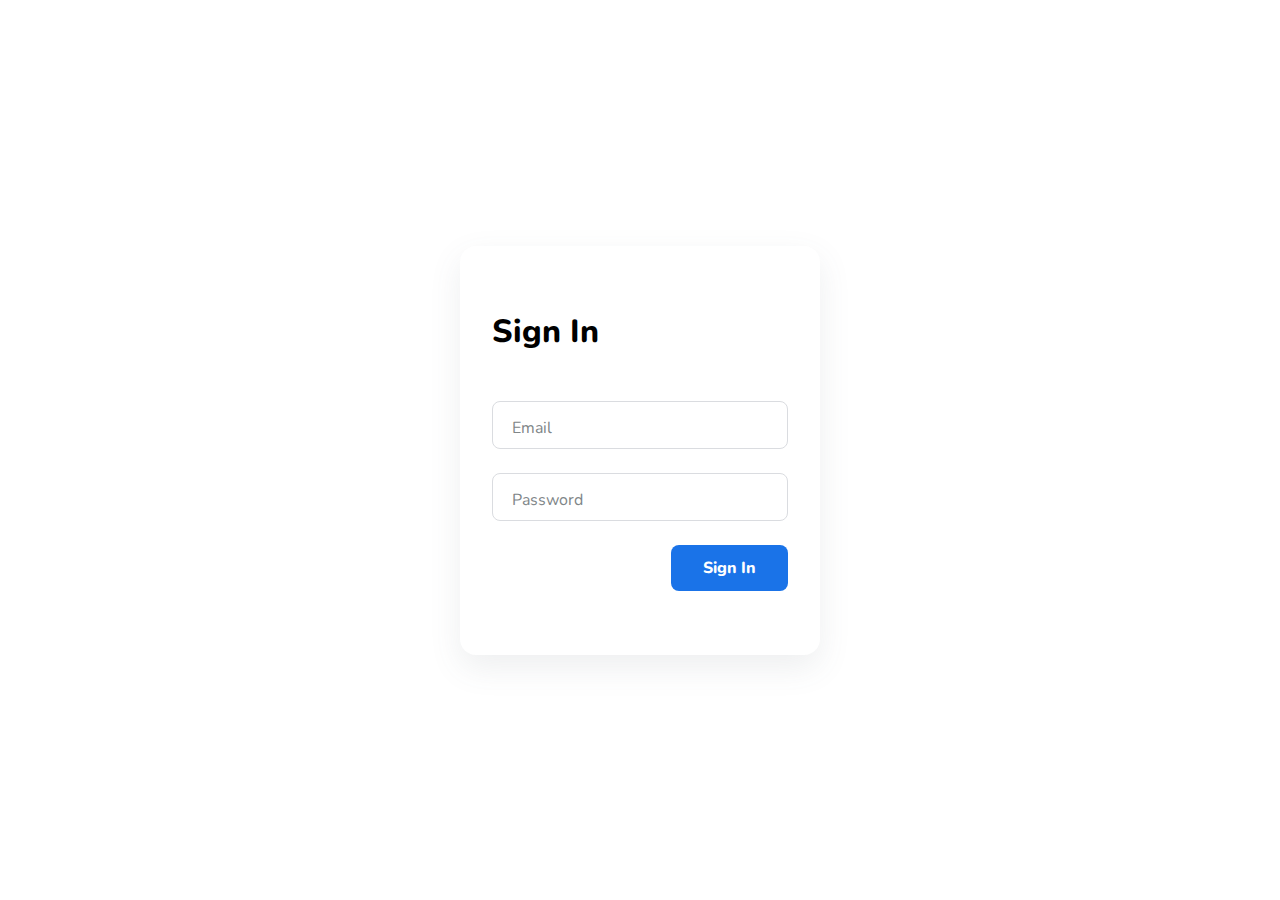
<file: login-effect/index.html>
<!DOCTYPE html>
<html lang="en">
  <head>
    <meta charset="UTF-8" />
    <meta http-equiv="X-UA-Compatible" content="IE=edge" />
    <meta name="viewport" content="width=device-width, initial-scale=1.0" />
    <link rel="stylesheet" href="style.css" />
    <title>Good Form :3</title>
  </head>
  <body>
    <section class="form-container">
      <form action="" class="form">
        <h1 class="form__title">Sign In</h1>
        <div class="form__field">
          <input type="email" class="form__input" id="email" placeholder=" " />
          <label for="email" class="form__label">Email</label>
        </div>
        <div class="form__field">
          <input type="password" class="form__input" id="password" placeholder=" " />
          <label for="password" class="form__label">Password</label>
        </div>
        <input type="submit" class="form__button" value="Sign In">
      </form>
    </section>
  </body>
</html>
</file>
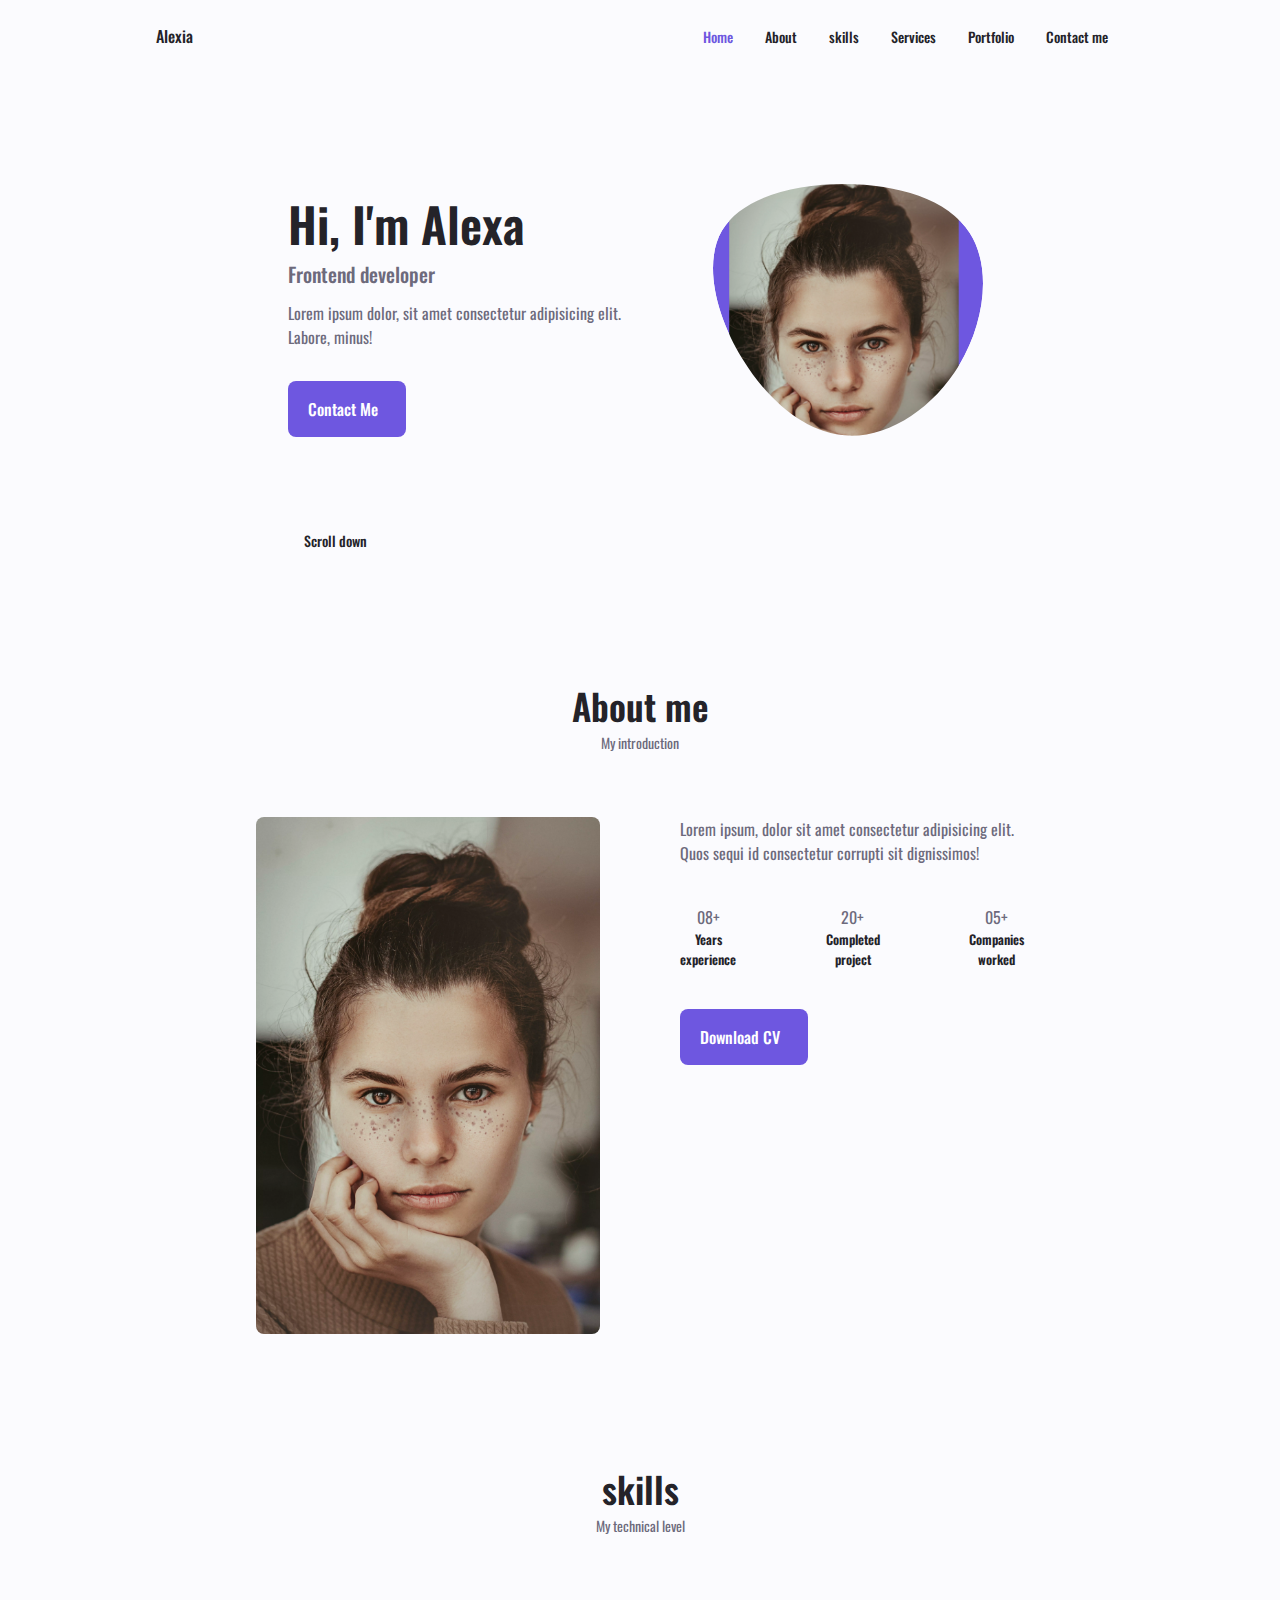
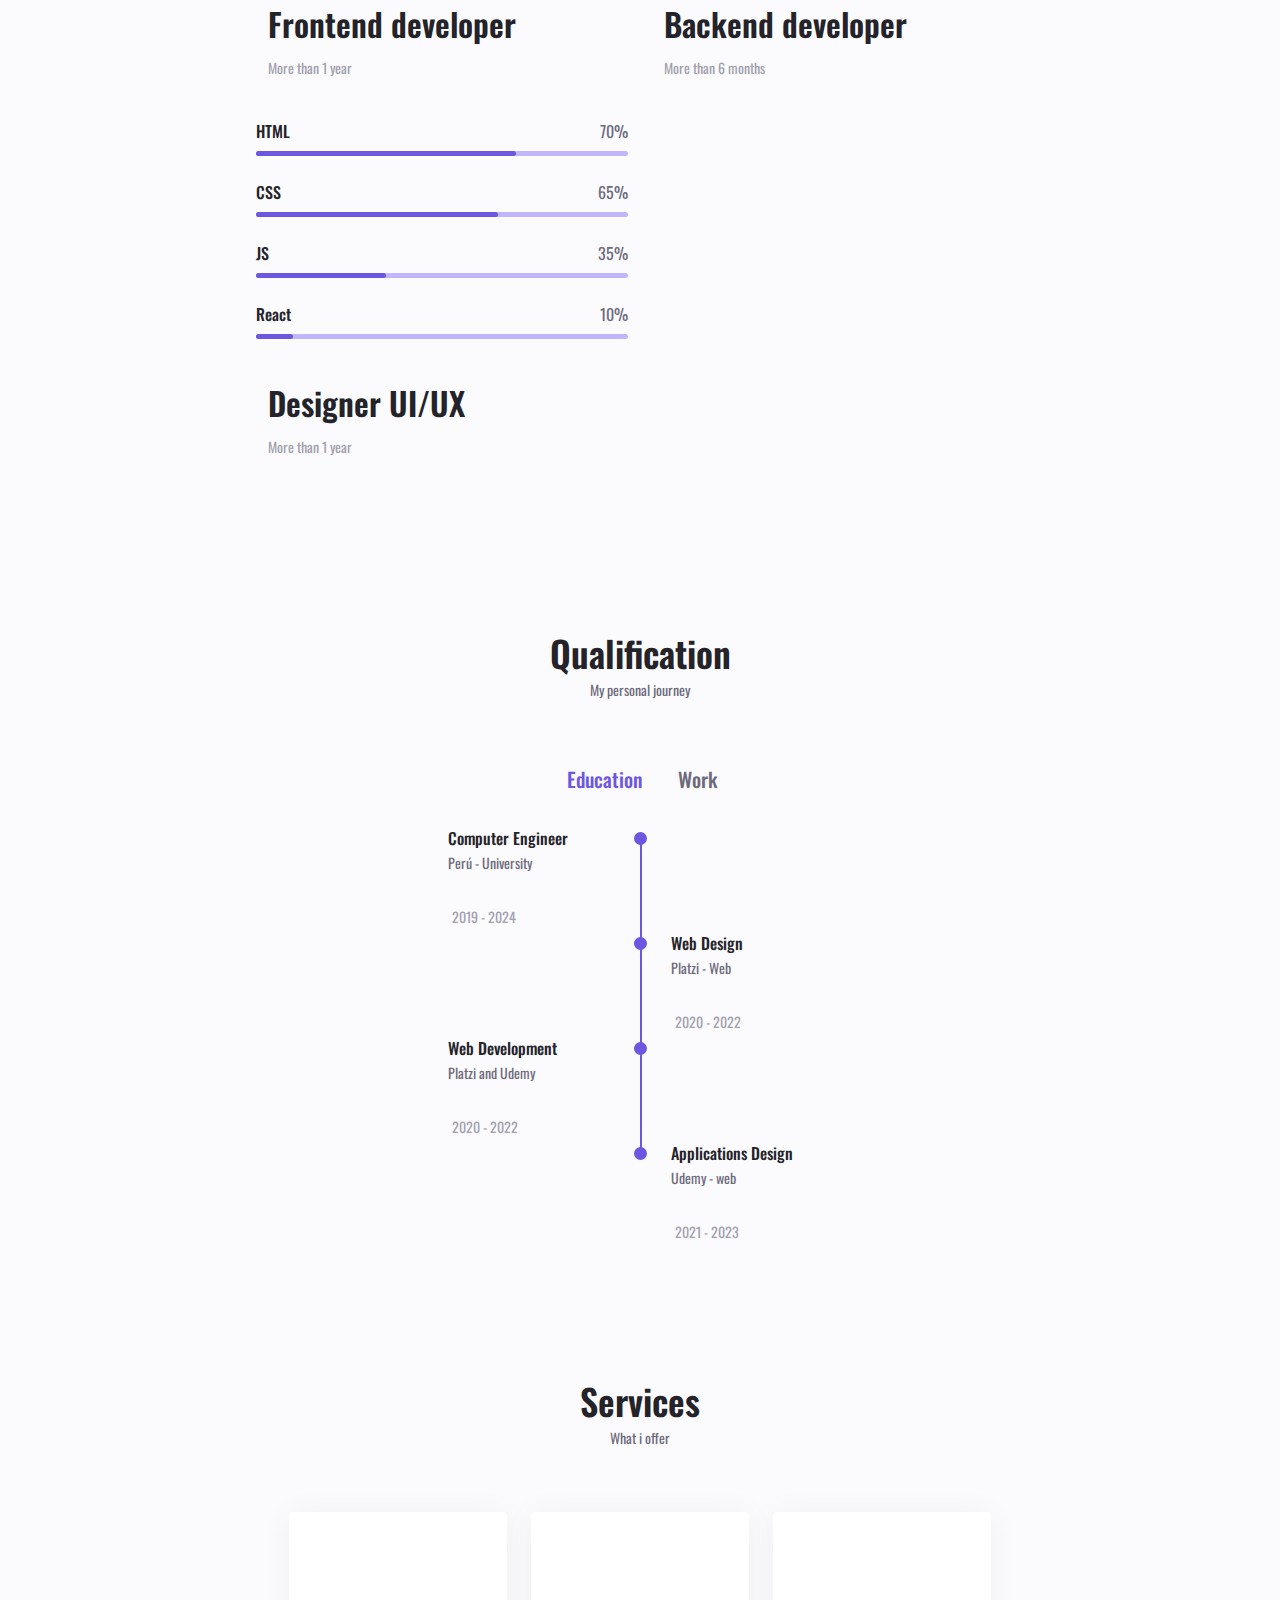
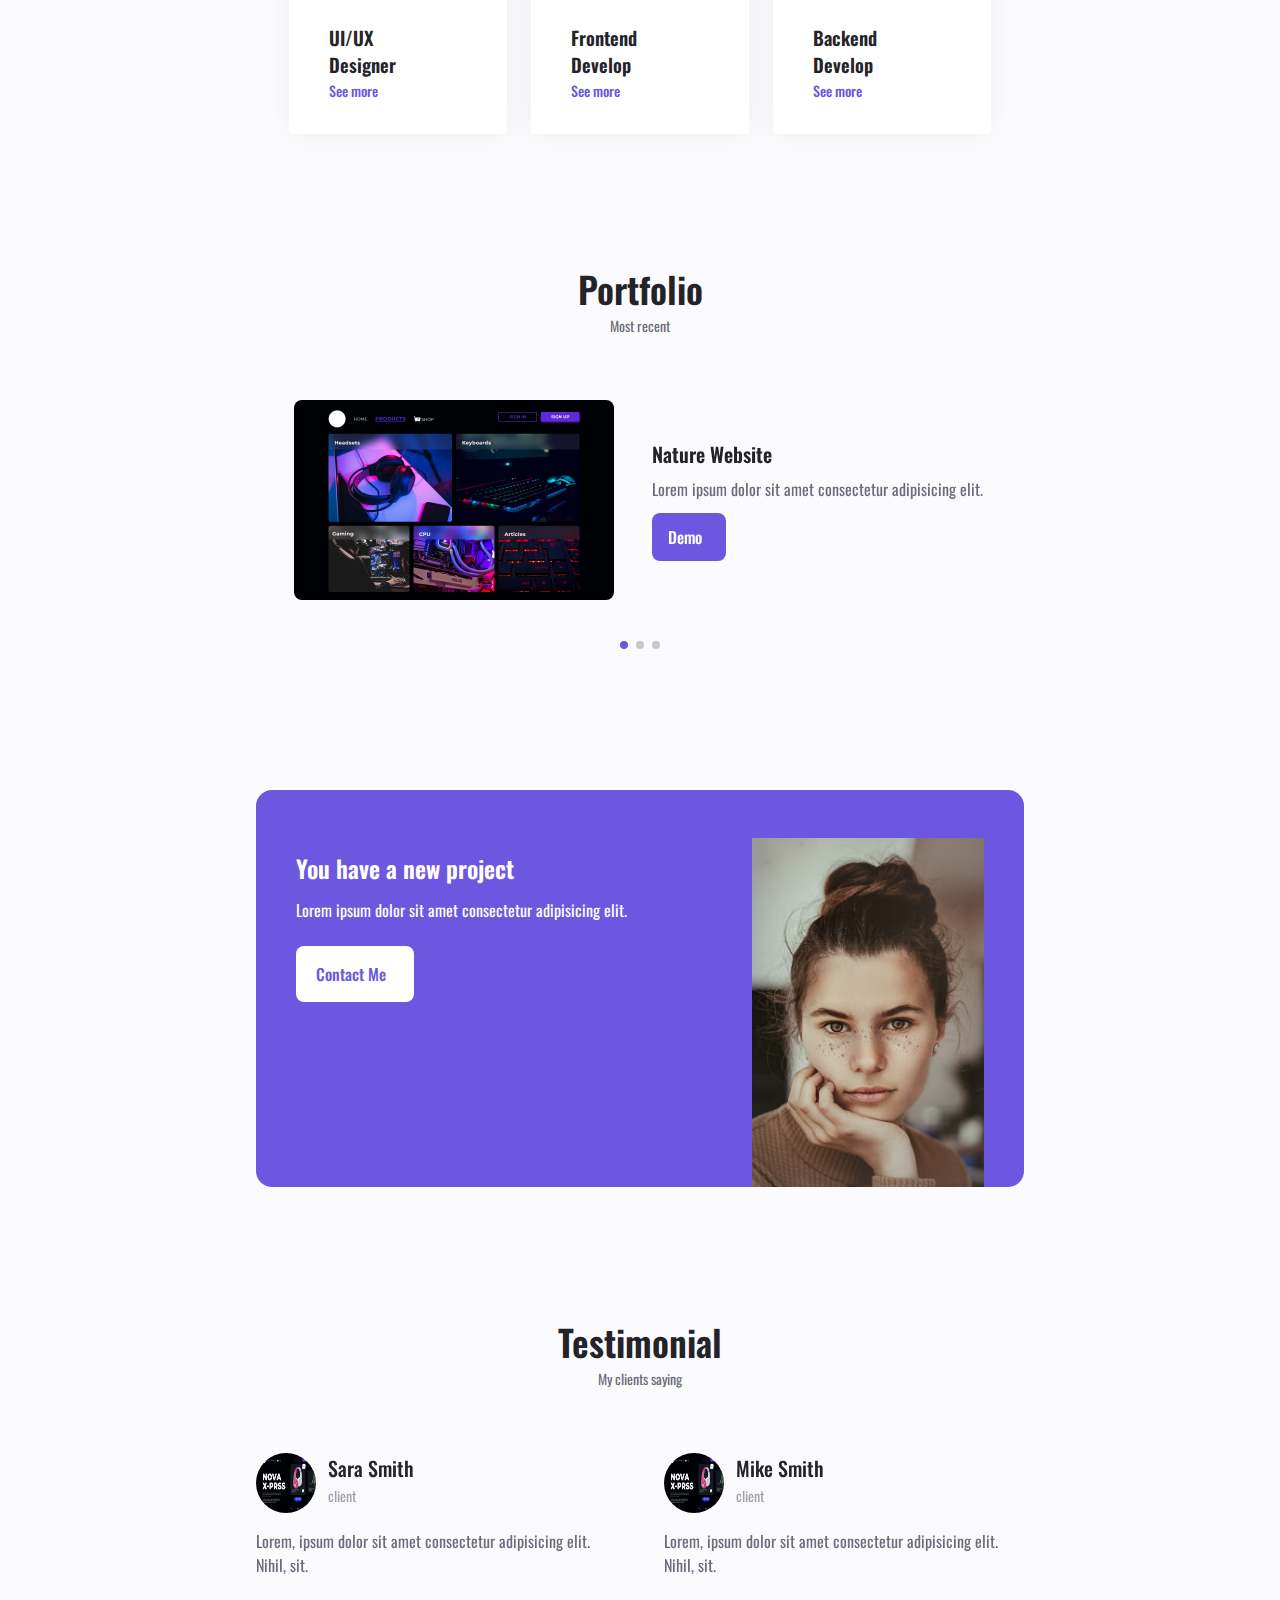
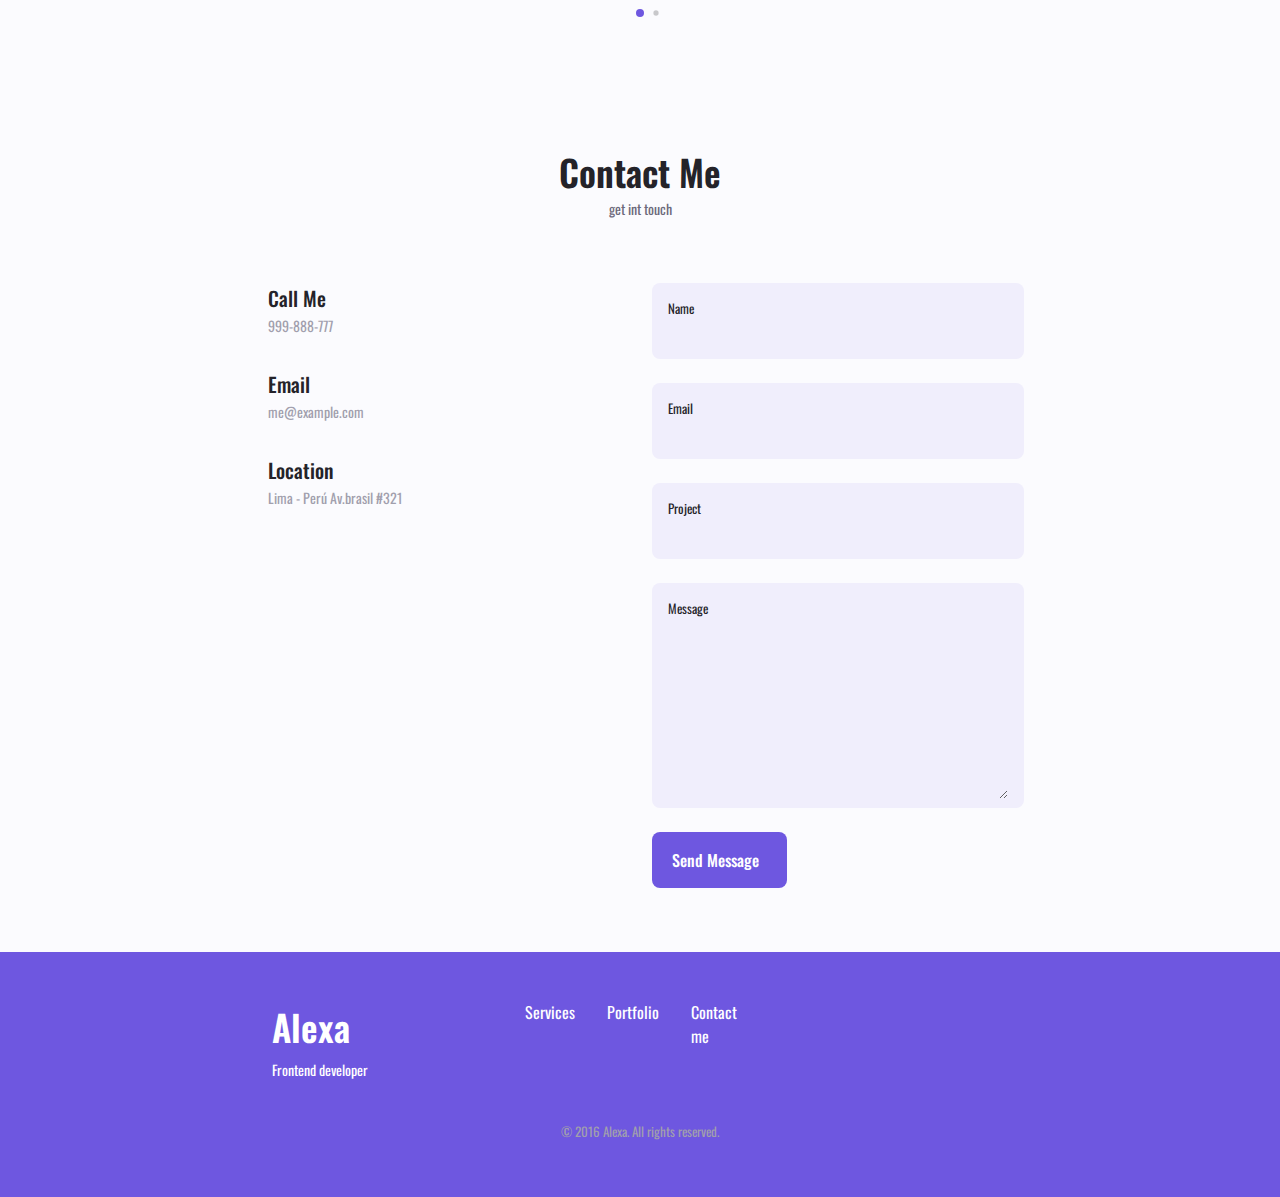
<file: portfolio-responsive/index.html>
<!DOCTYPE html>
<html lang="en">
  <head>
    <meta charset="UTF-8" />
    <meta http-equiv="X-UA-Compatible" content="IE=edge" />
    <meta name="viewport" content="width=device-width, initial-scale=1.0" />
    <!-- ========== import Icons ========== -->
    <link
    rel="stylesheet"
    href="https://unicons.iconscout.com/release/v4.0.0/css/line.css"
    />
    <!-- ========== Swiper css ========== -->
    <link rel="stylesheet" href="styles/swiper-bundle.min.css">
    <!-- ========== My styles css ========== -->
    <link rel="stylesheet" href="styles/style.css" />

    <title>Personal portfolio</title>
  </head>
  <body>
    <!-- ========== Header ========== -->
    <header class="header" id="header">
      <nav class="nav container">
        <a href="" class="nav__logo">Alexia</a>

        <div class="nav__menu" id="nav-menu">
          <ul class="nav__list grid">
            <!-- Init Items -->
            <li class="nav__item">
              <a href="#home" class="nav__link active-link">
                <i class="uil uil-estate nav__icon"></i> Home
              </a>
            </li>
            <li class="nav__item">
              <a href="#about" class="nav__link">
                <i class="uil uil-user nav__icon"></i> About
              </a>
            </li>
            <li class="nav__item">
              <a href="#skills" class="nav__link">
                <i class="uil uil-file-alt nav__icon"></i> skills
              </a>
            </li>
            <li class="nav__item">
              <a href="#services" class="nav__link">
                <i class="uil uil-briefcase-alt nav__icon"></i> Services
              </a>
            </li>
            <li class="nav__item">
              <a href="#portfolio" class="nav__link">
                <i class="uil uil-scenery nav__icon"></i> Portfolio
              </a>
            </li>
            <li class="nav__item">
              <a href="#contact" class="nav__link">
                <i class="uil uil-message nav__icon"></i> Contact me
              </a>
            </li>
            <!-- End Items -->
          </ul>
          <i class="uil uil-times nav__close" id="nav-close"></i>
        </div>

        <div class="nav__btns">
          <!-- change theme button -->
          <i class="uil uil-moon change-theme" id="theme-button"></i>

          <div class="nav__toggle" id="nav-toggle">
            <i class="uil uil-apps"></i>
          </div>
        </div>
      </nav>
    </header>
    <!-- ========== Main ========== -->
    <main class="main">
      <!-- ========== Home ========== -->
      <section class="home section" id="home">
        <div class="home__container container grid">
          <div class="home__content grid">
            <div class="home__social">
              <!-- Linkedin -->
              <a href="#" class="home__social-icon" target="_blank">
                <i class="uil uil-linkedin-alt"></i>
              </a>
              <!-- Dribbble -->
              <a href="#" class="home__social-icon" target="_blank">
                <i class="uil uil-dribbble"></i>
              </a>
              <!-- Github -->
              <a href="#" class="home__social-icon" target="_blank">
                <i class="uil uil-github-alt"></i>
              </a>
            </div>
            <div class="home__img">
              <svg
                class="home__blob"
                viewBox="0 0 200 187"
                xmlns="http://www.w3.org/2000/svg"
                xmlns:xlink="http://www.w3.org/1999/xlink"
              >
                <mask id="mask0" mask-type="alpha">
                  <path
                    d="M190.312 36.4879C206.582 62.1187 201.309 102.826 182.328 134.186C163.346 165.547 
                    130.807 187.559 100.226 186.353C69.6454 185.297 41.0228 161.023 21.7403 129.362C2.45775 
                    97.8511 -7.48481 59.1033 6.67581 34.5279C20.9871 10.1032 59.7028 -0.149132 97.9666 
                    0.00163737C136.23 0.303176 174.193 10.857 190.312 36.4879Z"
                  />
                </mask>
                <g mask="url(#mask0)">
                  <path
                    d="M190.312 36.4879C206.582 62.1187 201.309 102.826 182.328 134.186C163.346 
                    165.547 130.807 187.559 100.226 186.353C69.6454 185.297 41.0228 161.023 21.7403 
                    129.362C2.45775 97.8511 -7.48481 59.1033 6.67581 34.5279C20.9871 10.1032 59.7028 
                    -0.149132 97.9666 0.00163737C136.23 0.303176 174.193 10.857 190.312 36.4879Z"
                  />
                  <image
                    class="home__blob-img"
                    x="12"
                    y="-18"
                    href="assets/images/front.webp"
                  />
                </g>
              </svg>
            </div>
            <div class="home__data">
              <h1 class="home__title">Hi, I'm Alexa</h1>
              <h3 class="home__subtitle">Frontend developer</h3>
              <p class="home__description">
                Lorem ipsum dolor, sit amet consectetur adipisicing elit.
                Labore, minus!
              </p>
              <a href="#contact" class="button button--flex">
                Contact Me <i class="uil uil-message button__icon"></i>
              </a>
            </div>
          </div>

          <div class="home__scroll">
            <a href="#about" class="home__scroll-button button--flex">
              <i class="uil uil-mouse-alt home__scroll-mouse"></i>
              <span class="home__scroll-name">Scroll down</span>
              <i class="uil uil-arrow-down home__scroll-arrow"></i>
            </a>
          </div>
        </div>
      </section>

      <!-- ========== About ========== -->
      <section class="about section" id="about">
        <h2 class="section__title">About me</h2>
        <span class="section__subtitle">My introduction</span>
        <div class="about__container container grid">
          <img src="assets/images/front.webp" alt="" class="about__img" />
          <div class="about__data">
            <p class="about__description">
              Lorem ipsum, dolor sit amet consectetur adipisicing elit. Quos
              sequi id consectetur corrupti sit dignissimos!
            </p>
            <div class="about__info">
              <div>
                <span class="about__info-title">08+</span>
                <span class="about__info-name"
                  >Years <br />
                  experience
                </span>
              </div>

              <div>
                <span class="about__info-title">20+</span>
                <span class="about__info-name"
                  >Completed <br />
                  project</span
                >
              </div>

              <div>
                <span class="about__info-title">05+</span>
                <span class="about__info-name"
                  >Companies <br />
                  worked</span
                >
              </div>
            </div>

            <div class="about__button">
              <!-- Download CV .pdf -->
              <a download="" href="#" class="button button--flex">
                Download CV <i class="uil uil-download-alt button__icon"></i>
              </a>
            </div>
          </div>
        </div>
      </section>

      <!-- ========== Skills ========== -->
      <section class="skills section" id="skills">
        <h2 class="section__title">skills</h2>
        <span class="section__subtitle">My technical level</span>

        <div class="skills__container container grid">
            <!-- ----- Skills Frontend ----- -->
            <div class="skills__content skills__open">
              <div class="skills__header">
                <i class="uil uil-brackets-curly skills__icon"></i>

                <div>
                  <h1 class="skills__titles">Frontend developer</h1>
                  <span class="skills__subtitle">More than 1 year</span>
                </div>

                <i class="uil uil-angle-down skills__arrow"></i>
              </div>
              <div class="skills__list grid">
                <!-- lvl in html -->
                <div class="skills__data">
                  <div class="skills__titles">
                    <h3 class="skills__name">HTML</h3>
                    <span class="skills__number">70%</span>
                  </div>
                  <div class="skills__bar">
                    <span class="skills__percentage skills__html"></span>
                  </div>
                </div>
                <!-- lvl in CSS -->
                <div class="skills__data">
                  <div class="skills__titles">
                    <h3 class="skills__name">CSS</h3>
                    <span class="skills__number">65%</span>
                  </div>
                  <div class="skills__bar">
                    <span class="skills__percentage skills__css"></span>
                  </div>
                </div>
                <!-- lvl in JS -->
                <div class="skills__data">
                  <div class="skills__titles">
                    <h3 class="skills__name">JS</h3>
                    <span class="skills__number">35%</span>
                  </div>
                  <div class="skills__bar">
                    <span class="skills__percentage skills__js"></span>
                  </div>
                </div>
                <!-- lvl in React -->
                <div class="skills__data">
                  <div class="skills__titles">
                    <h3 class="skills__name">React</h3>
                    <span class="skills__number">10%</span>
                  </div>
                  <div class="skills__bar">
                    <span class="skills__percentage skills__react"></span>
                  </div>
                </div>
              </div>
            </div>
            <!-- ----- Skills Backend ----- -->
            <div class="skills__content skills__close">
              <div class="skills__header">
                <i class="uil uil-server-network skills__icon"></i>

                <div>
                  <h1 class="skills__titles">Backend developer</h1>
                  <span class="skills__subtitle">More than 6 months </span>
                </div>

                <i class="uil uil-angle-down skills__arrow"></i>
              </div>
              <div class="skills__list grid">
                <!-- lvl in java -->
                <div class="skills__data">
                  <div class="skills__titles">
                    <h3 class="skills__name">JAVA</h3>
                    <span class="skills__number">70%</span>
                  </div>
                  <div class="skills__bar">
                    <span class="skills__percentage skills__java"></span>
                  </div>
                </div>
                <!-- lvl in mySql -->
                <div class="skills__data">
                  <div class="skills__titles">
                    <h3 class="skills__name">MySql</h3>
                    <span class="skills__number">65%</span>
                  </div>
                  <div class="skills__bar">
                    <span class="skills__percentage skills__mysql"></span>
                  </div>
                </div>
                <!-- lvl in SpringBoot -->
                <div class="skills__data">
                  <div class="skills__titles">
                    <h3 class="skills__name">Spring Boot</h3>
                    <span class="skills__number">15%</span>
                  </div>
                  <div class="skills__bar">
                    <span class="skills__percentage skills__spring"></span>
                  </div>
                </div>
                <!-- lvl in MongoBD -->
                <div class="skills__data">
                  <div class="skills__titles">
                    <h3 class="skills__name">MongoDB</h3>
                    <span class="skills__number">10%</span>
                  </div>
                  <div class="skills__bar">
                    <span class="skills__percentage skills__mongo"></span>
                  </div>
                </div>
              </div>
            </div>
            <!-- ----- Skills Design UI/UX ----- -->
            <div class="skills__content skills__close">
              <div class="skills__header">
                <i class="uil uil-swatchbook skills__icon"></i>

                <div>
                  <h1 class="skills__titles">Designer UI/UX</h1>
                  <span class="skills__subtitle">More than 1 year</span>
                </div>

                <i class="uil uil-angle-down skills__arrow"></i>
              </div>
              <div class="skills__list grid">
                <!-- lvl in Figma -->
                <div class="skills__data">
                  <div class="skills__titles">
                    <h3 class="skills__name">Figma</h3>
                    <span class="skills__number">70%</span>
                  </div>
                  <div class="skills__bar">
                    <span class="skills__percentage skills__figma"></span>
                  </div>
                </div>
                <!-- lvl in Adobe xD -->
                <div class="skills__data">
                  <div class="skills__titles">
                    <h3 class="skills__name">Adobe xD</h3>
                    <span class="skills__number">50%</span>
                  </div>
                  <div class="skills__bar">
                    <span class="skills__percentage skills__xd"></span>
                  </div>
                </div>
              </div>
            </div>
        </div>
      </section>

      <!-- ========== Qualification ========== -->
      <section class="qualification section">
        <h2 class="section__title">Qualification</h2>
        <span class="section__subtitle">My personal journey</span>

        <div class="qualification__container container">
          <div class="qualification__tabs">
            <div
              class="qualification__button button--flex qualification__active"
              data-target="#education"
            >
              <i class="uil uil-graduation-cap qualification__icon"></i
              >Education
            </div>
            <div class="qualification__button button--flex" data-target="#work">
              <i class="uil uil-briefcase-alt qualification__icon"></i>Work
            </div>
          </div>

          <div class="qualification__sections">
            <!-- ==== Qualifications content 1 ==== -->
            <div
              class="qualification__content qualification__active"
              data-content
              id="education"
            >
              <!-- == Qualifications 1 == -->
              <div class="qualification__data">
                <div>
                  <h3 class="qualification__title">Computer Engineer</h3>
                  <span class="qualification__subtitle">
                    Perú - University</span
                  >
                  <div class="qualification__calendar">
                    <i class="uil uil-calendar-alt qualification__icon"></i>
                    2019 - 2024
                  </div>
                </div>
                <div>
                  <span class="qualification__rounder"></span>
                  <span class="qualification__line"></span>
                </div>
              </div>
              <!-- == Qualifications 2 == -->
              <div class="qualification__data">
                <div></div>
                <div>
                  <span class="qualification__rounder"></span>
                  <span class="qualification__line"></span>
                </div>
                <div>
                  <h3 class="qualification__title">Web Design</h3>
                  <span class="qualification__subtitle"> Platzi - Web</span>
                  <div class="qualification__calendar">
                    <i class="uil uil-calendar-alt qualification__icon"></i>
                    2020 - 2022
                  </div>
                </div>
              </div>
              <!-- == Qualifications 3 == -->
              <div class="qualification__data">
                <div>
                  <h3 class="qualification__title">Web Development</h3>
                  <span class="qualification__subtitle"> Platzi and Udemy</span>
                  <div class="qualification__calendar">
                    <i class="uil uil-calendar-alt qualification__icon"></i>
                    2020 - 2022
                  </div>
                </div>
                <div>
                  <span class="qualification__rounder"></span>
                  <span class="qualification__line"></span>
                </div>
              </div>
              <!-- == Qualifications 4 == -->
              <div class="qualification__data">
                <div></div>
                <div>
                  <span class="qualification__rounder"></span>
                  <!-- <span class="qualification__line"></span> -->
                </div>
                <div>
                  <h3 class="qualification__title">Applications Design</h3>
                  <span class="qualification__subtitle"> Udemy - web</span>
                  <div class="qualification__calendar">
                    <i class="uil uil-calendar-alt qualification__icon"></i>
                    2021 - 2023
                  </div>
                </div>
              </div>
            </div>
            <!-- ==== Qualifications content 2 ==== -->
            <div class="qualification__content" data-content id="work">
              <!-- == Qualifications 1 == -->
              <div class="qualification__data">
                <div>
                  <h3 class="qualification__title">Frontend</h3>
                  <span class="qualification__subtitle"> Amazon - Perú</span>
                  <div class="qualification__calendar">
                    <i class="uil uil-calendar-alt qualification__icon"></i>
                    2019 - 2020
                  </div>
                </div>
                <div>
                  <span class="qualification__rounder"></span>
                  <span class="qualification__line"></span>
                </div>
              </div>
              <!-- == Qualifications 2 == -->
              <div class="qualification__data">
                <div></div>
                <div>
                  <span class="qualification__rounder"></span>
                  <span class="qualification__line"></span>
                </div>
                <div>
                  <h3 class="qualification__title">Backend</h3>
                  <span class="qualification__subtitle"> Microsoft - Perú</span>
                  <div class="qualification__calendar">
                    <i class="uil uil-calendar-alt qualification__icon"></i>
                    2020 - 2021
                  </div>
                </div>
              </div>
              <!-- == Qualifications 3 == -->
              <div class="qualification__data">
                <div>
                  <h3 class="qualification__title">UI Designer</h3>
                  <span class="qualification__subtitle"> Framer - Perú</span>
                  <div class="qualification__calendar">
                    <i class="uil uil-calendar-alt qualification__icon"></i>
                    2021 - 2022
                  </div>
                </div>
                <div>
                  <span class="qualification__rounder"></span>
                  <!-- <span class="qualification__line"></span> -->
                </div>
              </div>
            </div>
          </div>
        </div>
      </section>

      <!-- ========== Services ========== -->
      <section class="services section" id="services">
        <h2 class="section__title">Services</h2>
        <span class="section__subtitle">What i offer</span>

        <div class="services__container container grid">
          <!----- Services 1 ----->
          <div class="services__content">
            <div>
              <i class="uil uil-web-grid services__icon"></i>
              <h3 class="services__title">
                UI/UX <br />
                Designer
              </h3>
            </div>

            <span
              class="
                button button--flex button--small button--link
                services__button
              "
            >
              See more
              <i class="uil uil-arrow-right button__icon"></i>
            </span>

            <div class="services__modal">
              <div class="services__modal-content">
                <h4 class="services__modal-title">
                  Ui/Ux <br />
                  Designer
                </h4>
                <i class="uil uil-times services__modal-close"></i>

                <ul class="services__modal-services grid">
                  <li class="services__modal-service">
                    <i class="uil uil-check-circle services__modal-icon"></i>
                    <p>I develop the user interface.</p>
                  </li>
                  <li class="services__modal-service">
                    <i class="uil uil-check-circle services__modal-icon"></i>
                    <p>Lorem ipsum dolor sit.</p>
                  </li>
                  <li class="services__modal-service">
                    <i class="uil uil-check-circle services__modal-icon"></i>
                    <p>Lorem ipsum dolor sit amet.</p>
                  </li>
                  <li class="services__modal-service">
                    <i class="uil uil-check-circle services__modal-icon"></i>
                    <p>Lorem ipsum dolor sit amet consectetur.</p>
                  </li>
                </ul>
              </div>
            </div>
          </div>
          <!----- Services 2 ----->
          <div class="services__content">
            <div>
              <i class="uil uil-arrow services__icon"></i>
              <h3 class="services__title">
                Frontend <br/> Develop
              </h3>
            </div>

            <span
              class="
                button button--flex button--small button--link
                services__button
              "
            >
              See more
              <i class="uil uil-arrow-right button__icon"></i>
            </span>

            <div class="services__modal">
              <div class="services__modal-content">
                <h4 class="services__modal-title">
                  Frontend <br/> Develop
                </h4>
                <i class="uil uil-times services__modal-close"></i>

                <ul class="services__modal-services grid">
                  <li class="services__modal-service">
                    <i class="uil uil-check-circle services__modal-icon"></i>
                    <p>I develop the user interface.</p>
                  </li>
                  <li class="services__modal-service">
                    <i class="uil uil-check-circle services__modal-icon"></i>
                    <p>Lorem ipsum dolor sit.</p>
                  </li>
                  <li class="services__modal-service">
                    <i class="uil uil-check-circle services__modal-icon"></i>
                    <p>Lorem ipsum dolor sit amet.</p>
                  </li>
                  <li class="services__modal-service">
                    <i class="uil uil-check-circle services__modal-icon"></i>
                    <p>Lorem ipsum dolor sit amet consectetur.</p>
                  </li>
                </ul>
              </div>
            </div>
          </div>
          <!----- Services 3 ----->
          <div class="services__content">
            <div>
              <i class="uil uil-server-network services__icon"></i>
              <h3 class="services__title">
                Backend <br/> Develop
              </h3>
            </div>

            <span
              class="
                button button--flex button--link
                services__button
              "
            >
              See more
              <i class="uil uil-arrow-right button__icon"></i>
            </span>

            <div class="services__modal">
              <div class="services__modal-content">
                <h4 class="services__modal-title">
                  Backend <br/> Develop
                </h4>
                <i class="uil uil-times services__modal-close"></i>

                <ul class="services__modal-services grid">
                  <li class="services__modal-service">
                    <i class="uil uil-check-circle services__modal-icon"></i>
                    <p>I develop the user interface.</p>
                  </li>
                  <li class="services__modal-service">
                    <i class="uil uil-check-circle services__modal-icon"></i>
                    <p>Lorem ipsum dolor sit.</p>
                  </li>
                  <li class="services__modal-service">
                    <i class="uil uil-check-circle services__modal-icon"></i>
                    <p>Lorem ipsum dolor sit amet.</p>
                  </li>
                  <li class="services__modal-service">
                    <i class="uil uil-check-circle services__modal-icon"></i>
                    <p>Lorem ipsum dolor sit amet consectetur.</p>
                  </li>
                </ul>
              </div>
            </div>
          </div>
        </div>
      </section>

      <!-- ========== Portfolio ========== -->
      <section class="portfolio section" id="portfolio">
        <h2 class="section__title">Portfolio</h2> 
        <span class="section__subtitle">Most recent</span>

        <div class="portfolio__container container swiper-container">
          <div class="swiper-wrapper">
            <!-- Project 1 -->
            <div class="portfolio__content grid swiper-slide">
              <img src="assets/images/Products.png" alt="project title" class="portfolio__img">
              <div class="portfolio__data">
                <h3 class="portfolio__title">Nature Website</h3>
                <p class="portfolio__description">Lorem ipsum dolor sit amet consectetur adipisicing elit.</p>
                <a href="#" class="button button--flex button--small portfolio__button">
                  Demo
                  <i class="uil uil-arrow-right button__icon"></i>
                </a>
              </div>
            </div>
            <!-- Project 2 -->
            <div class="portfolio__content grid swiper-slide">
              <img src="assets/images/Home.png" alt="project title" class="portfolio__img">
              <div class="portfolio__data">
                <h3 class="portfolio__title">Music app</h3>
                <p class="portfolio__description">Lorem ipsum dolor sit amet consectetur adipisicing elit.</p>
                <a href="#" class="button button--flex button--small portfolio__button">
                  Demo
                  <i class="uil uil-arrow-right button__icon"></i>
                </a>
              </div>
            </div>
            <!-- Project 3 -->
            <div class="portfolio__content grid swiper-slide">
              <img src="assets/images/ecomerse.png" alt="project title" class="portfolio__img">
              <div class="portfolio__data">
                <h3 class="portfolio__title">E commerce</h3>
                <p class="portfolio__description">Lorem ipsum dolor sit amet consectetur adipisicing elit.</p>
                <a href="#" class="button button--flex button--small portfolio__button">
                  Demo
                  <i class="uil uil-arrow-right button__icon"></i>
                </a>
              </div>
            </div>
          </div>
          <!-- Add Arrows -->
          <div class="swiper-button-next">
            <i class="uil uil-angle-right-b swiper-portfolio-icon"></i>
          </div>
          <div class="swiper-button-prev">
            <i class="uil uil-angle-left-b swiper-portfolio-icon"></i>
          </div>
          <!-- Add pagination -->
          <div class="swiper-pagination"></div>
        </div>
      </section>

      <!-- ========== Project in mind ========== -->
      <section class="project section">
        <div class="project__bg">
          <div class="project__container container grid">
            <div class="project__data">
              <h2 class="project__title">You have a new project</h2>
              <p class="project__description">
                Lorem ipsum dolor sit amet consectetur adipisicing elit.
              </p>
              <a href="#contact" class="button button--flex button--white">
                Contact Me <i class="uil uil-message project__icon button__icon"></i>
              </a>
            </div>

            <img class="project__img" src="assets/images/front.webp" alt="#">
          </div>
        </div>
      </section>

      <!-- ========== Testimonial ========== -->
      <section class="testimonial section">
        <h2 class="section__title">Testimonial</h2>
        <span class="section__subtitle">My clients saying</span>

        <div class="testimonial__container container swiper-container">
          <div class="swiper-wrapper">
            <!-- Testimonial 1 -->
            <div class="testimonial__content swiper-slide">
              <div class="testimonial__data">
                <div class="testimonial__header">
                  <img src="assets/images/Home.png" alt="Client 1" class="testimonial__img">
                  
                  <div>
                    <h3 class="testimonial__name">Sara Smith</h3>
                    <span class="testimonial__client">client</span>
                  </div>
                </div>

                <div>
                  <i class="uil uil-star testimonial__icon-star"></i>  
                  <i class="uil uil-star testimonial__icon-star"></i>  
                  <i class="uil uil-star testimonial__icon-star"></i>  
                  <i class="uil uil-star testimonial__icon-star"></i>  
                  <i class="uil uil-star testimonial__icon-star"></i>  
                </div>
              </div>

              <p class="testimonial__description">Lorem, ipsum dolor sit amet consectetur adipisicing elit. Nihil, sit. </p>
            </div>
            <!-- Testimonial 2 -->
            <div class="testimonial__content swiper-slide">
              <div class="testimonial__data">
                <div class="testimonial__header">
                  <img src="assets/images/Home.png" alt="Client 1" class="testimonial__img">
                  
                  <div>
                    <h3 class="testimonial__name">Mike Smith</h3>
                    <span class="testimonial__client">client</span>
                  </div>
                </div>

                <div>
                  <i class="uil uil-star testimonial__icon-star"></i>  
                  <i class="uil uil-star testimonial__icon-star"></i>  
                  <i class="uil uil-star testimonial__icon-star"></i>  
                  <i class="uil uil-star testimonial__icon-star"></i>  
                  <i class="uil uil-star testimonial__icon-star"></i>  
                </div>
              </div>

              <p class="testimonial__description">Lorem, ipsum dolor sit amet consectetur adipisicing elit. Nihil, sit. </p>
            </div>
            
          </div>

          <!-- add pagination -->
          <div class="swiper-pagination swiper-pagination-testimonial"></div>
        </div>
      </section>

      <!-- ========== Contact ========== -->
      <section class="contact section" id="contact">
        <h2 class="section__title">Contact Me</h2>
        <span class="section__subtitle">get int touch</span>
        <div class="contact__container container grid">
          <div>
            <!-- Call Me -->
            <div class="contact__information">
              <i class="uil uil-phone contact__icon"></i>
              
              <div>
                <h3 class="contact__title">Call Me</h3>
                <span class="contact__subtitle">999-888-777</span>
              </div>
            </div>
            <!-- Email -->
            <div class="contact__information">
              <i class="uil uil-envelope contact__icon"></i>

              <div>
                <h3 class="contact__title">Email</h3>
                <span class="contact__subtitle">me@example.com</span>
              </div>
            </div>
            <!-- Location -->
            <div class="contact__information">
              <i class="uil uil-map-marker contact__icon"></i>

              <div>
                <h3 class="contact__title">Location</h3>
                <span class="contact__subtitle">Lima - Perú Av.brasil #321</span>
              </div>
            </div>
          </div>
          <!-- --- Form --- -->
          <form action="#" class="contact__form grid">
            <div class="contact__inputs grid">
              <!-- Name -->
              <div class="contact__content">
                <label for="name" class="contact__label">Name</label>
                <input type="text" name="name" id="name" class="contact__input">
              </div>
              <!-- Email -->
              <div class="contact__content">
                <label for="email" class="contact__label"> Email </label>
                <input type="email" name="email" id="email" class="contact__input">
              </div>
            </div>
            <!-- Project -->
            <div class="contact__content">
              <label for="project" class="contact__label"> Project </label>
              <input type="text" name="project" id="project" class="contact__input">
            </div>
            <!-- Message -->
            <div class="contact__content">
              <label for="message" class="contact__label"> Message </label>
              <textarea name="message" id="message" class="contact__input" cols="0" rows="7"></textarea>
            </div>
            <!-- Send data -->
            <div>
              <a href="#" class="button button--flex">
                Send Message
                <i class="uil uil-message button__icon"></i>
              </a>
            </div>
          </form>
        </div>
      </section>
    </main>
    <!-- ========== Footer ========== -->
    <footer class="footer">
      <div class="footer__bg">
        <div class="footer__container container grid">
          <div>
            <h1 class="footer__title">Alexa</h1>
            <span class="footer__subtitle">Frontend developer</span>
          </div>
          
          <ul class="footer__links">
            <li>
              <a href="#services" class="footer__link">Services</a>
            </li>
            <li>
              <a href="#portfolio" class="footer__link">Portfolio</a>
            </li>
            <li>
              <a href="#contact" class="footer__link">Contact me</a>
            </li>
          </ul>
  
          <div class="footer__socials">
            <a href="#" class="footer__social">
              <i class="uil uil-facebook-f footer__icon"></i>
            </a>
            <a href="#" class="footer__social">
              <i class="uil uil-twitter-alt footer__icon"></i>
            </a>
            <a href="#" class="footer__social">
              <i class="uil uil-instagram footer__icon"></i>
            </a>
          </div>
        </div>


        <p class="footer__copy">&#169; 2016 Alexa. All rights reserved.</p>
      </div>
    </footer>
    <!-- ========== Scroll Top ========== -->
    <a href="#" class="scrollUp" id="scrollUp">
      <i class="uil uil-arrow-up scrollUp__icon"></i>
    </a>
    <!-- ========== import a swiper JS ========== -->
    <script src="js/swiper-bundle.min.js"></script>
    <!-- ========== import a file JS ========== -->
    <script src="js/main.js"></script>
  </body>
</html>
</file>
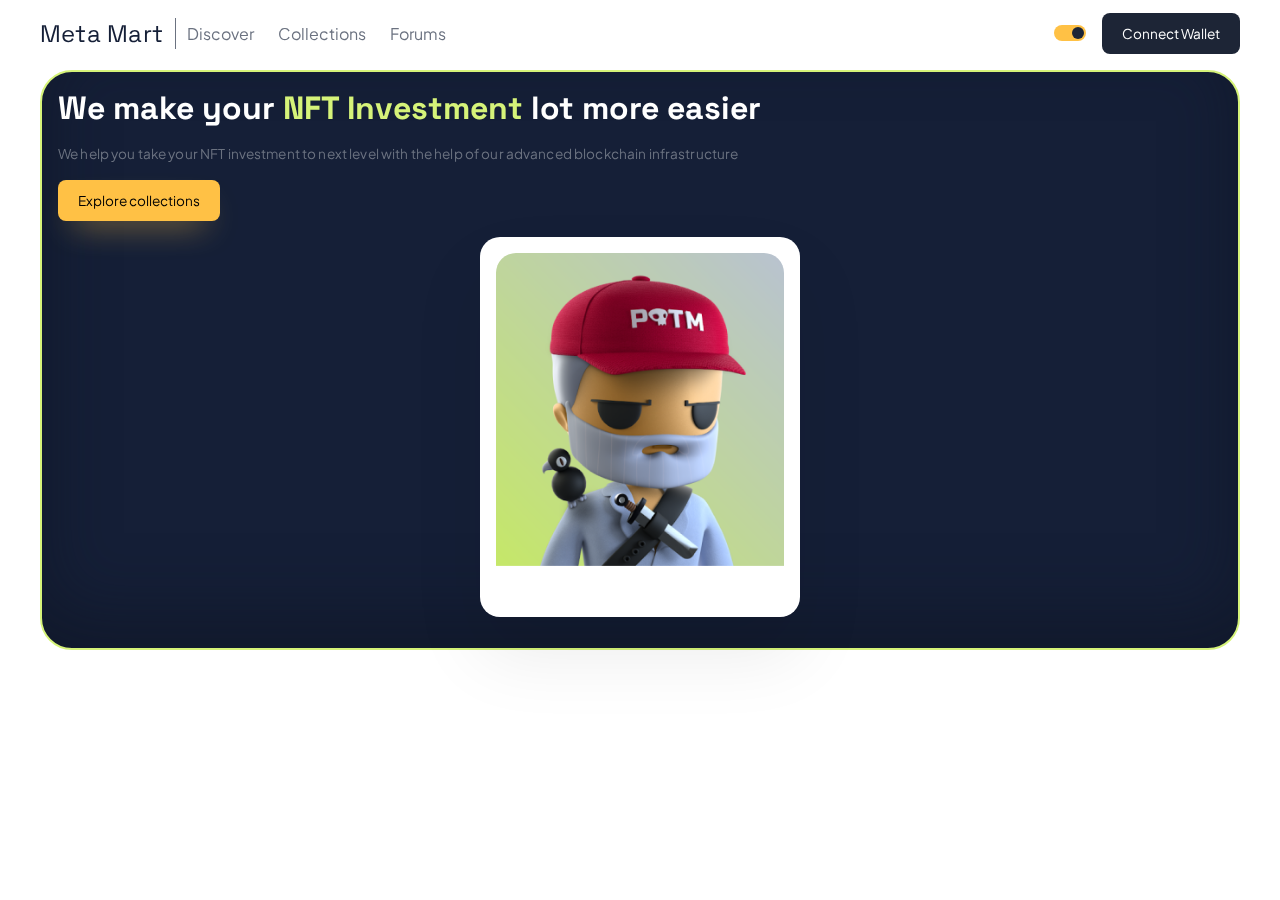
<file: MetaMart/code/index.html>
<!DOCTYPE html>
<html lang="en">
  <head>
    <meta charset="UTF-8" />
    <meta http-equiv="X-UA-Compatible" content="IE=edge" />
    <meta name="viewport" content="width=device-width, initial-scale=1.0" />
    <link rel="stylesheet" href="./style.css" />
    <title>MetaMart</title>
  </head>
  <body>
    <section class="container">
      <nav class="navbar">
        <ul class="navbar-left">
          <li class="navbar-item logo">Meta Mart</li>
          <li class="navbar-item">
            <a href="#" class="link">Discover</a>
          </li>
          <li class="navbar-item">
            <a href="#" class="link">Collections</a>
          </li>
          <li class="navbar-item">
            <a href="#" class="link">Forums</a>
          </li>
        </ul>
        <div class="navbar-right">
          <div class="navbar-options">
            <button class="icon search">
              <i class="gg-search"></i>
            </button>
            <label class="toggle-theme" for="theme-light">
              <input type="checkbox" name="theme-light" id="theme-light" />
              <span class="icon light">
                <i class="gg-sun"></i>
              </span>
              <span class="icon dark">
                <i class="gg-moon"></i>
              </span>
            </label>
          </div>
          <button class="btn ternary">Connect Wallet</button>
        </div>
      </nav>
      <main class="hero">
        <section class="hero-left">
          <picture class="hero-image">
            <img src="./assets/hero.png" alt="hero image" />
          </picture>
          <div class="hero-block">
            <!-- TODO: continue here -->
          </div>
        </section>
        <section class="hero-right">
          <h2 class="hero-title">
            We make your
            <strong class="hero-highlight"> NFT Investment </strong>
            lot more easier
          </h2>
          <p class="hero-phrase">
            We help you take your NFT investment to next level with the help of
            our advanced blockchain infrastructure
          </p>
          <button class="btn primary">Explore collections</button>
        </section>
      </main>
      <footer class="stats"></footer>
    </section>
  </body>
</html>
</file>
<file: login-effect/style.css>
@import url('https://fonts.googleapis.com/css2?family=Nunito:ital,wght@0,300;0,600;0,800;0,900;1,400&display=swap');

:root {
  /* ===== colors ===== */
  --first-color: #1a73e8;
  --input-color: #808688;
  --border-color: #dadce0;

  /* ===== Font and typography ===== */
  --body-font: 'Nunito', sans-serif;
  --normal-font-size: 1rem;
  --small-font-size: 0.75rem;
}
*,::before,::after {
  box-sizing: border-box;
  margin: 0;
  padding: 0;
  font-family: var(--body-font);
}
/* ==== GENERAL ==== */
body {
  font-size: var(--normal-font-size);
}
/* ==== FORM ==== */
.form-container {
  display: flex;
  justify-content:center;
  align-items: center;
  height: 100vh;
}
.form {
  width: 360px;
  padding: 4rem 2rem;
  border-radius: 1rem;
  box-shadow: 0 .8rem 2rem rgba(92,99,105,.1);
}
.form__title {
  font-weight: 800;
  margin-bottom: 3rem;
}
.form__field {
  position: relative;
  height: 48px;
  margin-bottom: 1.5rem;
}
.form__input {
  position: absolute;
  top: 0;
  left: 0;
  width: 100%;
  height: 100%;
  font-size: var(--normal-font-size);
  border: 1px solid var(--border-color);
  border-radius:.5rem;
  outline: none;
  padding: 1rem;
  background: none;
  z-index: 1;
}
.form__label {
  position: absolute;
  left: 1rem;
  top: 1rem;
  padding: 0 .25rem;
  background: #fff;
  color: var(--input-color);
  font-size: var(--normal-font-size);
  transition: all .4s;
}
.form__button {
  display: block;
  margin-left: auto;
  padding: .75rem 2rem;
  outline: none;
  border: none;
  background: var(--first-color);
  color: #fff;
  font-size: var(--normal-font-size);
  border-radius: .5rem;
  cursor: pointer;
  transition: all .4s;
  font-weight: 800;
}
.form__button:hover {
  box-shadow:0 10px 36px rgba(0,0,0,.15);
}
/* ==== input focus effect ====*/
.form__input:focus + .form__label {
  top: -.5rem;
  left: 0.8rem;
  color: var(--first-color);
  font-size: var(--small-font-size);
  font-weight: 400;
  z-index: 1;
}
/* ==== for the label is fixed in top ==== */
.form__input:not(:placeholder-shown).form__input:not(:focus)+.form__label{
  top: -.5rem;
  left: 0.8rem;
  font-size: var(--small-font-size);
  font-weight: 500;
  z-index: 1;
}
/* ==== for border of input ;) ==== */
.form__input:focus {
  border: 2px solid var(--first-color);
}
</file>
<file: portfolio-responsive/styles/style.css>
/* ========== fonts  ========== */
@import url("https://fonts.googleapis.com/css2?family=Oswald:wght@400;500;600&display=swap");

/* ========== variables ========== */
:root {
  --header-height: 3rem;

  /* ========== colors ========== */
  --hue-color: 250;
  --first-color: hsl(var(--hue-color), 69%, 61%);
  --first-color-second: hsl(var(--hue-color), 69%, 61%);
  --first-color-alt: hsl(var(--hue-color), 57%, 53%);
  --first-color-lighter: hsl(var(--hue-color), 92%, 85%);
  --title-color: hsl(var(--hue-color), 8%, 15%);
  --text-color: hsl(var(--hue-color), 8%, 45%);
  --text-color-light: hsl(var(--hue-color), 8%, 65%);
  --input-color: hsl(var(--hue-color), 70%, 96%);
  --body-color: hsl(var(--hue-color), 60%, 99%);
  --container-color: #fff;
  --scroll-bar-color: hsl(var(--hue-color), 12%, 90%);
  --scroll-thumb-color: hsl(var(--hue-color), 12%, 80%);

  /* ========== Font and typography ========== */
  --body-font: "Oswald", sans-serif;

  /* ------- font size ------- */
  --big-font-size: 2rem;
  --h1-font-size: 1.5rem;
  --h2-font-size: 1.25rem;
  --h3-font-size: 1.125rem;
  --normal-font-size: 0.938rem;
  --small-font-size: 0.813rem;
  --smaller-font-size: 0.75rem;

  /* ------- font weight ------- */
  --font-medium: 500;
  --font-semi-bold: 600;

  /* ========== Margin bottom ========== */
  --mb-0-25: 0.25rem;
  --mb-0-5: 0.5rem;
  --mb-0-75: 0.75rem;
  --mb-1: 1rem;
  --mb-1-5: 1.5rem;
  --mb-2: 2rem;
  --mb-2-5: 2.5rem;
  --mb-3: 3rem;

  /* ========== Z index ========== */
  --z-tooltip: 10;
  --z-fixed: 100;
  --z-modal: 200;
}

/* ========== Size fonts of screens >968 ========== */
@media screen and (min-width: 968px) {
  :root {
    /* ------- font size ------- */
    --big-font-size: 3rem;
    --h1-font-size: 2.25rem;
    --h2-font-size: 1.5rem;
    --h3-font-size: 1.25rem;
    --normal-font-size: 1rem;
    --small-font-size: 0.875rem;
    --smaller-font-size: 0.813rem;
  }
}
/* ========== Variables for dark mode ========== */
body.dark-theme {
  /* ========== hsl color ========== */
  --first-color-second: hsl(var(--hue-color), 30%, 8%);
  --title-color: hsl(var(--hue-color), 8%, 95%);
  --text-color: hsl(var(--hue-color), 8%, 75%);
  --input-color: hsl(var(--hue-color), 29%, 16%);
  --body-color: hsl(var(--hue-color), 28%, 12%);
  --container-color: hsl(var(--hue-color), 29%, 16%);
  --scroll-bar-color: hsl(var(--hue-color), 12%, 48%);
  --scroll-thumb-color: hsl(var(--hue-color), 12%, 36%);
}
/* ========== Button dark/light ========== */
.nav__btns {
  display: flex;
  align-items: center;
}
.change-theme {
  font-size: 1.25rem;
  color: var(--title-color);
  margin-right: var(--mb-1);
  cursor: pointer;
}
.change-theme:hover {
  color: var(--first-color);
}
/* ========== BASE ========== */
* {
  box-sizing: border-box;
  padding: 0;
  margin: 0;
  font-family: var(--body-font);
  transition: all .3s ease-in-out;
}
html {
  scroll-behavior: smooth;
}
body {
  margin: 0 0 var(--header-height) 0;
  font-size: var(--normal-font-size);
  background: var(--body-color);
  color: var(--text-color);
}
h1, h2, h3, h4 {
  color: var(--title-color);
  font-weight: var(--font-semi-bold);
}
ul {
  list-style: none;
}
a {
  text-decoration: none;
}
img {
  max-width: 100%;
  height: auto;
}
/* p {
  font-family: 'poppins', sans-serif;
} */

/* ========== Reusable Class  ========== */
.section {
  padding: 2rem 0 4rem;
}
.section__title {
  font-size: var(--h1-font-size);
}
.section__subtitle {
  display: block;
  font-size: var(--small-font-size);
  margin-bottom: var(--mb-3);
}
.section__title,
.section__subtitle {
  text-align: center;
}
/* ========== Layouts ========== */
.container {
  max-width: 768px;
  margin-left: var(--mb-1-5);
  margin-right: var(--mb-1-5);
}
.grid {
  display: grid;
  gap: 1.5rem
}
.header {
  width: 100%;
  position: fixed;
  bottom: 0;
  left: 0;
  z-index: var(--z-fixed);
  background: var(--body-color);
}
/* ========== NAV ========== */
.nav {
  max-width: 968px;
  height: var(--header-height);
  display: flex;
  justify-content: space-between;
  align-items: center;
}
.nav__logo,
.nav__toggle {
  color: var(--title-color);
  font-weight: var(--font-medium);
}
.nav__logo:hover {
  color: var(--first-color);
}
.nav__toggle {
  font-size: 1.1rem;
  cursor: pointer;
}
.nav__toggle:hover {
  color: var(--first-color);
}

@media screen and (max-width: 767px) {
  .nav__menu {
    position: fixed;
    cursor: pointer;
    bottom: -100%;
    left: 0;
    width: 100%;
    background: var(--body-color);
    padding: 2rem 1.5rem 4rem;
    box-shadow: 0 -1px 4px rgba(0, 0, 0, 0.15);
    border-radius: 1.5rem 1.5rem 0 0;
    transition: .4s;
  }
}
.nav__list {
   grid-template-columns: repeat(3, 1fr);
   gap: 2rem;
}
.nav__link {
  display: flex;
  flex-direction: column;
  align-items: center;
  font-size: var(--small-font-size);
  color: var(--title-color);
  font-weight: var(--font-medium);
}
.nav__link:hover {
  color: var(--first-color);
}
.nav__icon {
  font-size: 1.2rem;
}
.nav__close {
  position: absolute;
  right: 1.3rem;
  bottom: 0.5rem;
  font-size: 1.5rem;
  cursor: pointer;
  color: var(--first-color);
}
.nav__close:hover {
  color: var(--first-color-alt);
}
/* --- Show menu --- */
.show-menu {
  bottom: 0;
}
/* --- Active link --- */
.active-link {
  color: var(--first-color);
}
/* --- Change background header --- */
.scroll-header {
  box-shadow: 0 -2px 8px rgba(0, 0, 0, 0.08);
}
/* ========== Home ========== */
.home {
  gap: 1rem 0;
}
.home__content {
  grid-template-columns: .5fr 3fr;
  padding-top: 3.5rem;
  align-items: center; 
}
.home__social {
  display: grid;
  grid-template-columns: max-content;
  row-gap: 1rem;
}
.home__social-icon {
  font-size: 1.25rem;
  color: var(--first-color);
}
.home__social-icon:hover {
  color: var(--first-color-alt);
}
.home__blob { 
  width: 200px;
  fill: var(--first-color);
}
.home__blob-img {
  width: 170px;
}
.home__data {
  grid-column: 1/3;
}
.home__title {
  font-size: var(--big-font-size);
}
.home__subtitle {
  font-size: var(--h3-font-size);
  color: var(--text-color);
  font-weight: var(--font-medium);
  margin-bottom: var(--mb-0-75);
}
.home__description {
  margin-bottom: var(--mb-2);
}
.home__scroll {
  display: none;
}
.home__scroll-button {
  color: var(--first-color);
  transition: .3s ease-in-out;
}
.home__scroll-button:hover {
  transform: translateY(.25rem);
}
.home__scroll-mouse {
  font-size: 2rem;
}
.home__scroll-name{
  font-size: var(--small-font-size);
  color: var(--title-color);
  font-weight: var(--font-medium);
  margin-right: var(--mb-0-25);
}
.home__scroll-arrow {
  font-size: 1.25rem;
}
/* ========== Buttons ========== */
.button {
  display: inline-block;
  background: var(--first-color);
  color: #fff;
  padding: 1rem 1.25rem;
  border-radius: .5rem; 
  font-weight: var(--font-medium);
}
.button:hover {
  background: var(--first-color-alt);
}
/* button icon */
.button__icon {
  font-size: 1.25rem;
  margin-left: var(--mb-0-5);
  transition: .3s;
}
/* button flex */
.button--flex { 
  display: inline-flex;
  align-items: center;
}
/* button small */
.button--small {
  padding: .75rem 1rem;
}
/* button white */
.button--white {
  background: #fff;
  color: var(--first-color);
  transition: .5s;
}
.button--white:hover {
  background: #fff;
  box-shadow: 0 0 0 4px rgba(0, 0, 0, 0.05);
}
/* button link */
.button--link {
  padding: 0;
  background: transparent;
  color: var(--first-color);
}
.button--link:hover {
  background: transparent;
  color: var(--first-color-alt);
}
/* ========== About ========== */
.about__img {
  width: 200px;
  border-radius: .5rem;
  justify-self: center;
  align-self: center;
}
.about__description {
  text-align: center;
  margin-bottom: var(--mb-2-5);
}
.about__info {
  display: flex;
  justify-content: space-evenly;
  margin-bottom: var(--mb-2-5);
}
.about__info-name {
  font-size: var(--h2-font-size);
  font-weight: var(--font-semi-bold);
  color:var(--title-color);
}
.about__info-name {
  font-size: var(--smaller-font-size);
}
.about__info-title,
.about__info-name {
  display: block;
  text-align: center;
}
.about__button {
  display: flex;
  justify-content: center;
}
/* ========== Skills ========== */
.skills__container {
  row-gap: 0;
}
.skills__header {
  display: flex;
  align-items: center;
  margin-bottom: var(--mb-2-5);
  cursor: pointer;
}
.skills__icon,
.skills__arrow {
  font-size: 2rem;
  color: var(--first-color);
}
.skills__icon {
  margin-right: var(--mb-0-75);
}
.skills__title {
  font-size: var(--h3-font-size);
}
.skills__subtitle {
  font-size: var(--small-font-size);
  color: var(--text-color-light);
}
.skills__arrow {
  margin-left: auto;
  transition: .4s;
}
.skills__titles {
  display: flex;
  justify-content: space-between;
  margin-bottom: var(--mb-0-5);
}
.skills__name {
  font-size: var(--normal-font-size);
  font-weight: var(--font-medium);
}
.skills__bar,
.skills__percentage {
  height: 5px;
  border-radius: .25rem;
}
.skills__bar {
  background: var(--first-color-lighter);
}
.skills__percentage {
  display: block;
  background: var(--first-color);
}
/* --- Frontend --- */
.skills__html {width: 70%;}
.skills__css {width: 65%;}
.skills__js {width: 35%;}
.skills__react {width: 10%;}
/* --- Backend --- */
.skills__java {width: 70%;}
.skills__mysql {width: 65%;}
.skills__spring {width: 15%;}
.skills__mongo {width: 10%;}
/* --- Designer --- */
.skills__figma {width: 70%;}
.skills__xd {width: 50%;}

.skills__close .skills__list{
  height: 0;
  overflow: hidden;
}
.skills__open .skills__list{
  height: max-content;
  margin-bottom: var(--mb-2-5);
}
.skills__open .skills__arrow {
  transform: rotate(180deg);
}
/* ========== Qualification ========== */
.qualification__tabs {
  display: flex;
  justify-content: space-evenly;
  margin-bottom: var(--mb-2);
}
.qualification__button {
  font-size: var(--h3-font-size);
  font-weight: var(--font-medium);
  cursor: pointer;
}
.qualification__button:hover {
  color: var(--first-color);
}
.qualification__icon {
  font-size: 1.8rem;
  margin-right: var(--mb-0-25);
}
.qualification__data {
  display: grid;
  grid-template-columns: 1fr max-content 1fr;
  column-gap: 1.5rem;
}
.qualification__title {
  font-size: var(--normal-font-size);
  font-weight: var(--font-medium);
}
.qualification__subtitle {
  display: inline-block;
  font-size: var(--small-font-size);
  margin-bottom: var(--mb-1);
}
.qualification__calendar {
  font-size: var(--small-font-size);
  color: var(--text-color-light);
}
.qualification__rounder {
  display: inline-block;
  width: 13px;
  height: 13px;
  background: var(--first-color);
  border-radius: 50%;
}
.qualification__rounder:hover {
  transform: scale(.9);
  box-shadow: 0 0 0 4px hsla(250, 69%, 61%, 0.25);
}
.qualification__line {
  display: block;
  width: 2px;
  height: 100%;
  background: var(--first-color);
  transform: translate(6px,-7px);
}
.qualification [data-content] {
  display: none;
}
.qualification__active[data-content] {
  display: block;
}
.qualification__button.qualification__active {
  color: var(--first-color);
}
/* ========== Services ========== */
.services__container {
  gap: 1.5rem;
  grid-template-columns: repeat(2, 1fr);
}
.services__content {
  position: relative;
  background: var(--container-color);
  padding: 3.5rem .5rem 1.25rem 1.5rem;
  border-radius: .25rem;
  box-shadow: 0 2px 32px rgba(0, 0, 0, 0.05);
  transition: .4s;
}
.services__content:hover {
  box-shadow: 0 -2px 4px rgba(0, 0, 0, 0.01);
}
.services__icon {
  display: block;
  font-size: 1.5rem;
  color: var(--first-color);
  margin-bottom: var(--mb-1);
}
.service__title {
  font-size: var(--h3-font-size);
  margin-bottom: var(--mb-1);
  font-weight: var(--font-medium);
}
.services__button {
  cursor: pointer;
  font-size: var(--small-font-size);
}
.services__button {
  cursor: pointer;
  font-size: var(--small-font-size);
}
.services__button:hover .button__icon {
  transform: translateX(.25rem);
}
.services__modal {
  position: fixed;
  top: 0;
  left: 0;
  right: 0;
  bottom: 0;
  background: rgba(0, 0, 0, 0.16);
  backdrop-filter: blur(4px);
  display: flex;
  align-items: center;
  justify-content: center;
  padding: 0 1rem;
  z-index: var(--z-modal);
  opacity: 0;
  visibility: hidden;
  transition: .3s;
}
.services__modal-content {
  position: relative;
  background: var(--container-color);
  padding: 1.5rem;
  border-radius: .5rem;
}
.services__modal-services { /*this a 'ul'*/
  row-gap: 1rem;
}
.services__modal-service { /*this a 'li'*/
  display: flex;
}
.services__modal-title {
  font-size: var(--h3-font-size);
  font-weight: var(--font-medium);
  margin-bottom: var(--mb-1-5);
}
.services__modal-close {
  position: absolute;
  top: 1rem;
  right: 1rem;
  font-size: 1.5rem;
  color: var(--first-color);
  cursor: pointer;
}
.services__modal-icon {
  color: var(--first-color);
  margin-right: var(--mb-0-25);
}
/* Modal Active */
.active-modal {
  opacity: 1;
  visibility: visible;
}

/* ========== Portfolio ========== */
.portfolio__container {
  overflow: initial;
}
.portfolio__content {
  padding: 0 1.5rem;
}
.portfolio__img {
  width: 265px;
  border-radius: .5rem;
  justify-self: center;
}
.portfolio__title {
  font-size: var(--h3-font-size);
  margin-bottom: var(--mb-0-5);
}
.portfolio__description {
  margin-bottom: var(--mb-0-75);
}
.portfolio__button:hover .button__icon {
  transform: translateX(.25rem);
}
/* delete default buttons 'Swiper' */
.swiper-button-prev::after,
.swiper-button-next::after {
  content: ' ';
}
.swiper-portfolio-icon {
  font-size: 2rem;
  color: var(--first-color);
  transition: .4s ease-in-out;
}
.swiper-portfolio-icon:hover {
  filter: drop-shadow(0 0 8px var(--first-color)); 
  transform: scale(1.1);
}
.swiper-button-next {right: -.5rem;}
.swiper-button-prev {left: -.5rem;}
.swiper-pagination.swiper-pagination-clickable.swiper-pagination-bullets {
  bottom: -2.5rem;
}
.swiper-pagination-bullet-active {
  background: var(--first-color);
}
/* ========== Project In mind ========== */
.project {
  text-align: center; 
}
.project__bg {
  background: var(--first-color-second);
  padding-top: 3rem;
}
.project__title {
  font-size: var(--h2-font-size);
  margin-bottom: var(--mb-0-75);
}
.project__description {
  margin-bottom: var(--mb-1-5);
}
.project__title,
.project__description {
  color: #fff;
}
.project__img {
  width: 232px;
  justify-self: center;
}
/* ========== Testimonial ========== */
.testimonial__data,
.testimonial__header {
  display: flex;
}
.testimonial__data {
  justify-content: space-between;
  margin-bottom: var(--mb-1);
}
.testimonial__img {
  width: 60px;
  height: 60px;
  border-radius: 50%;
  margin-right: var(--mb-0-75);
}
.testimonial__name {
  font-size: var(--h3-font-size);
  font-weight: var(--font-medium);
}
.testimonial__client {
  font-size: var(--small-font-size);
  color: var(--text-color-light);
}
.testimonial__description {
  margin-bottom: var(--mb-2-5);
}
.testimonial__icon-star {
  color: var(--first-color);
}
.swiper-container .swiper-pagination.swiper-pagination-testimonial {bottom: 0;}
/* ========== Contact me ========== */
.contact__container {
  row-gap: 3rem;
}
.contact__information {
  display: flex;
  margin-bottom: var(--mb-2);
}
.contact__icon{
  font-size: 2rem;
  color: var(--first-color);
  margin-right: var(--mb-0-75);
}
.contact__title{
  font-size: var(--h3-font-size);
  font-weight: var(--font-medium);
}
.contact__subtitle {
  font-size: var(--small-font-size);
  color: var(--text-color-light)
}
.contact__content {
  background: var(--input-color);
  border-radius: .5rem;
  padding: 0.75rem 1rem .25rem;
}
.contact__label {
  font-size: var(--smaller-font-size);
  color: var(--title-color);
}
.contact__input {
  width: 100%;
  background: var(--input-color);
  color: var(--text-color);
  font-size: var(--normal-font-size);
  border: none;
  outline: none;
  padding: 0.25rem .5rem .5rem 0;
}
/* ========== Footer ========== */
.footer {
  padding-top: 2rem;
}
.footer__container {
  row-gap: 3.5rem;
}
.footer__bg {
  background: var(--first-color-second);
  padding: 2rem 0 3rem;
}
.footer__title {
  font-size: var(--h1-font-size);
  margin-bottom: var(--mb-0-25);
}
.footer__subtitle {
  font-size: var(--small-font-size);
}
.footer__links {
  display: flex;
  flex-direction: column;
  row-gap: 1.5rem ;
}
.footer__link:hover {
  color: var(--first-color-lighter);
}
.footer__social {
  font-size: 1.25rem;
  margin-right: var(--mb-1-5);
}
.footer__social:hover {
  color: var(--first-color-lighter);
}
.footer__copy {
  font-size: var(--smaller-font-size);
  text-align: center;
  color: var(--text-color-light);
  margin-top: var(--mb-3);
}
.footer__title,
.footer__subtitle,
.footer__social,
.footer__link {
  color: #fff;
}
/* ========== Scroll Up ========== */
.scrollUp {
  position: fixed;
  right: 1rem;
  bottom: -20%;
  background: var(--first-color);
  opacity: .8;
  padding: 0 .3rem;
  border-radius: .4rem;
  z-index: var(--z-tooltip);
  transition: .4s cubic-bezier(0.445, 0.05, 0.55, 0.95);
}
.scrollUp:hover {
  background: var(--first-color-alt);
}
.scrollUp__icon {
  font-size: 1.5rem;
  color: #fff;
}
/* ========== Show scroll ========== */
.show-scroll {
  bottom: 5rem;
}
/* ========== Scroll bar ========== */
::-webkit-scrollbar {
  width: 0.6rem;
  background: var(--scroll-bar-color);
  border-radius: .5rem;
}
::-webkit-scrollbar-thumb {
  background: var(--scroll-thumb-color);
  border-radius: .5rem;
}
::-webkit-scrollbar-thumb:hover {
  background: var(--text-color-light);
}
/* ========== Media query ========== */
/* For small devices */
@media screen and (max-width: 350px) {
  .contact__container{
    margin-left: var(--mb-1);
    margin-right: var(--mb-1);
  }
  .nav__menu {
    padding: 2rem .25rem 4rem;
  }
  .nav__list {
    column-gap: 0;
  }
  .home__content {
    grid-template-columns: .25fr 3fr;
  }
  .home__blob {
    width: 180px;
  }
  .skills__titles {
    font-size: var(--normal-font-size);
  }
  .qualification__data {
    gap: .5rem;
  }
  .services__container {
    grid-template-columns: max-content;
    justify-content: center;
  }
  .services__content {
    padding-right: 3.5rem;
  }
  .services__modal {
    padding: 0 .5rem;
  }
  .project__img {
    width: 200px;
  }
  .testimonial__data,
  .testimonial__header {
    flex-direction: column;
    align-items: center;
  }
  .testimonial__img  {
    margin-right: 0;
    margin-bottom: var(--mb-0-25);
  }
  .testimonial__data,
  .testimonial__description {
    text-align: center;
  }
}
/*For medium devices*/
@media screen and (min-width: 568px) {
  .home__content {
    grid-template-columns: max-content 1fr 1fr;
  }
  .home__data {
    grid-column: initial;
  }
  .home__img {
    order: 1;
    justify-self: center;
  }
  .about__container,
  .skills__container,
  .portfolio__content,
  .project__container,
  .contact__container,
  .footer__container {
    grid-template-columns: repeat(2, 1fr);
  }
  .qualification__sections {
    display: grid;
    grid-template-columns: .6fr;
    justify-content: center;
  }
}
@media screen and (min-width: 768px) {
  .container{
    margin-left: auto;
    margin-right: auto;
  }
  body {
    margin: 0;
  }
  .section {
    padding: 6rem 0 2rem;
  }
  .section__subtitle {
    margin-bottom: 4rem;
  }
  .header {
    top: 0;
    bottom: initial;
  }
  .header,
  .main,
  .footer__container {
    padding: 0 1rem;
  }
  .nav {
    height: calc(var(--header-height) + 1.5rem);
    column-gap: 1rem;
  }
  .nav__icon,
  .nav__close, 
  .nav__toggle {
    display: none;
  }
  .nav__list {
    display: flex;
    column-gap: 2rem;
  }
  .nav__menu {
    margin-left: auto;
  }
  .change-theme {
   margin: 0; 
  }
  .home__container {
    row-gap: 5rem;
  }
  .home__content {
    padding-top: 5.5rem;
    column-gap: 2rem;
  }
  .home__blob {
    width: 270px;
  }
  .home__scroll {
    display: block;
  }
  .home__scroll-button {
    margin-left: 3rem;
  }
  .about__container {
    column-gap: 5rem;
  }
  .about__img {
    width: 350px;
  }
  .about__description {
    text-align: initial;
  }
  .about__info {
    justify-content: space-between;
  }
  .about__button {
    justify-content: initial;
  }
  .qualification__tabs {
    justify-content: center; 
  }
  .qualification__button {
    margin: 0 var(--mb-1);
  }
  .qualification__sections {
    grid-template-columns: .5fr;
  }
  .services__container {
    grid-template-columns: repeat(3, 218px);
    justify-content: center;
  }
  .services__icon {
    font-size: 2rem;
  }
  .services__content {
    padding: 6rem 0 2rem 2.5rem;
  }
  .services__modal-content {
    width: 450px;
  }
  .portfolio__img {
    width: 320px;
  }
  .portfolio__content {
    align-items: center;
  }
  .project {
    text-align: initial;
  }
  .project__bg {
    background: none;
  }
  .project__container {
    background: var(--first-color-second);
    border-radius: 1rem;
    padding: 3rem 2.5rem 0;
    grid-template-columns: 1fr max-content;
    column-gap: 3rem;
  }
  .project__data{
    padding-top: 0.8rem;
  }
  .footer__container {
    grid-template-columns: repeat(3, 1fr);
  }
  .footer__bg {
    padding: 3rem 0 3.5rem;
  }
  .footer__links {
    flex-direction: row;
    column-gap: 2rem;
  }
  .footer__socials {
    justify-self: flex-end;
  }
  .footer__copy {
    margin-top: 2.5rem;
  }
}
/* For large devices */
@media screen and (max-width: 1024px) {
  .header,
  .main,
  .footer__container {
    padding: 0;
  }
  .home__blob {
    width: 320px;
  }
  .home__social {
    transform: translateX(-6rem);
  }
  .services__container {
    grid-template-columns: repeat(3, 238px);
  }
  .portfolio__content {
    column-gap: 5rem;
  }
  .swiper-portfolio-icon {
    font-size: 3.5rem;
  }
  .swiper-button-prev {
    left: -3.5rem;
  }
  .swiper-button-next {
    right: -3.5rem;
  }
  .contact__form { 
    width: 460px;
  }
  .contact__inputs {
    grid-template-columns: repeat(2, 1fr);
  }
}
</file>
<file: MetaMart/code/style.css>
@import url("https://fonts.googleapis.com/css2?family=Plus+Jakarta+Sans:wght@500&family=Space+Grotesk:wght@700&display=swap");

/* icons */
@import url("https://css.gg/search.css");
@import url("https://css.gg/sun.css");
@import url("https://css.gg/moon.css");

:root {
  --ternary: #1d2536;
  --primary: #ffc145;
  --secondary: #d6f379;
  --body-bg: #ffffff;
  --text-color-dark: #151f37;
  --text-color-gray: #6b7280;

  --space-grotesk: "Space Grotesk", sans-serif;
  --jakarta-sans: "Plus Jakarta Sans", sans-serif;

  --navbar-h: 60%;
}

* {
  padding: 0;
  margin: 0;
  box-sizing: border-box;
}

body {
  width: 100%;
  height: 100vh;
  position: relative;
  background: var(--body-bg);
}
body::after {
  content: "";
  position: absolute;
  top: 0;
  left: 0;
  width: 100%;
  height: 100%;
  background: url("./assets/noise.png") center/cover;
  mix-blend-mode: overlay;
}
button {
  cursor: pointer;
  border: none;
  background: transparent;
}
:focus {
  outline: 0.125rem solid var(--primary);
  outline-offset: 0.125rem;
}
.logo {
  font-family: var(--space-grotesk);
  font-size: 1.5rem;
  color: var(--text-color-dark);
  letter-spacing: 0.01em;
}
.icon {
  display: flex;
}
.btn {
  font-family: var(--jakarta-sans);
  display: flex;
  align-items: center;
  justify-content: center;
  padding: 0.75rem 1.25rem;
  border-radius: 0.5rem;
  font-size: 0.85rem;
  transition: transform 0.35s ease;
}
.btn:hover {
  transform: scale(1.025);
}
.btn:active {
  transform: scale(0.975);
}
.btn.ternary {
  background: var(--ternary);
  color: var(--body-bg);
}
.btn.primary {
  background: var(--primary);
  box-shadow: 0 1rem 2rem -1rem var(--primary);
}
/* ========== content ========== */
.container {
  width: 100%;
  height: 100%;
  max-width: 1200px;
  margin: 0 auto;
  position: relative;
  z-index: 10;
}
/* ========== navbar ========== */
.navbar {
  width: 100%;
  height: var(--navbar-h);
  padding-top: 0.75rem;
  display: none;
  flex-direction: column;
  justify-content: space-between;
  align-items: center;
  gap: 1rem;
}
.navbar.open {
  display: flex;
}
.navbar-left {
  display: flex;
  flex-direction: column;
  align-items: center;
  gap: 1rem;
}
.navbar-item {
  list-style: none;
  cursor: pointer;
}
.navbar-item .link {
  font-family: var(--jakarta-sans);
  color: var(--text-color-gray);
  text-decoration: none;
  transition: color 0.25s ease-in-out;
}
.navbar-item:hover .link {
  color: var(--primary);
}
.navbar-right {
  display: flex;
  flex-direction: column;
  align-items: center;
  gap: 1rem;
  justify-content: center;
}
.navbar-options {
  display: flex;
  align-items: center;
  gap: 1rem;
  flex-direction: column;
}
.navbar-options .icon.search {
  color: var(--text-color-gray);
}

.toggle-theme {
  cursor: pointer;
  display: flex;
  align-items: center;
  background: var(--primary);
  border-radius: 5rem;
}
.toggle-theme .icon {
  padding: 0.5rem;
  transform: scale(0.75);
  transition: background 0.25s ease-in-out, color 0.35s ease-in-out;
  border-radius: 50%;
}
.toggle-theme input:checked ~ .icon.light {
  background: var(--ternary);
  color: var(--body-bg);
}
.toggle-theme input:not(:checked) ~ .icon.dark {
  background: var(--ternary);
  color: var(--body-bg);
}

.toggle-theme input[type="checkbox"] {
  display: none;
}

/* ========== banner-hero ========== */
.hero {
  width: 100%;
  height: 100%;
  position: relative;
  padding: 1rem;
  background: var(--text-color-dark);
  border: 2px solid var(--secondary);
  box-shadow: inset 0px -33px 68px rgba(13, 19, 34, 0.51);
  max-height: 580px;
  border-radius: 2rem;
  margin-top: 1rem;
  display: flex;
  flex-direction: column;
  gap: 1rem;
}

.hero-left,
.hero-right {
  position: relative;
}
.hero-right {
  order: -1;
  display: flex;
  flex-direction: column;
  align-items: flex-start;
  gap: 1rem;
}
.hero-title {
  font-family: var(--space-grotesk);
  font-size: 2rem;
  color: var(--body-bg);
}
.hero-highlight {
  position: relative;
  color: var(--secondary);
  background: linear-gradient(
      transparent 0%,
      transparent 90%,
      var(--secondary) 90%,
      var(--secondary) 100%
    )
    no-repeat;
  background-size: 0% 100%;
  background-position-x: right;
  transition: background-size 0.3s ease-in-out;
}
.hero-highlight:hover {
  text-shadow: 0 0 0.5rem rgba(215, 243, 121, 0.5);
  background-size: 100% 100%;
  background-position-x: left;
}
.hero-phrase {
  font-family: var(--jakarta-sans);
  font-size: 0.85rem;
  color: var(--text-color-gray);
  letter-spacing: 0.01em;
  line-height: 1.5;
}
.hero-image {
  width: 100%;
  max-width: 320px;
  height: 380px;
  padding: 1rem;
  background: var(--body-bg);
  display: flex;
  margin: 0 auto;
  align-items: flex-start;
  border-radius: 1.25rem;
  box-shadow: 0px 37.5985px 73.1081px rgba(0, 0, 0, 0.08);
}
.hero-image img {
  width: 100%;
  height: 100%;
  object-fit: contain;
  object-position: top;
  border-radius: inherit;
}

/* ========== responsive ========== */
@media screen and (min-width: 768px) {
  :root {
    --navbar-h: 54px;
  }
  /* ========== navbar ========== */
  .navbar {
    display: flex;
  }
  .navbar,
  .navbar-left,
  .navbar-right,
  .navbar-options {
    flex-direction: row;
  }
  .container {
    padding: 0 1rem;
  }
  .navbar-left .logo {
    position: relative;
  }
  .navbar-left .logo::after {
    content: "";
    position: absolute;
    top: 0;
    left: 110%;
    height: 100%;
    width: 0.5px;
    background: var(--text-color-gray);
  }
}

@media screen and (min-width: 1024px) {
  .navbar-left {
    gap: 1.5rem;
  }
}

@media screen and (min-width: 1200px) {
  .container {
    padding: 0;
  }
}
</file>
